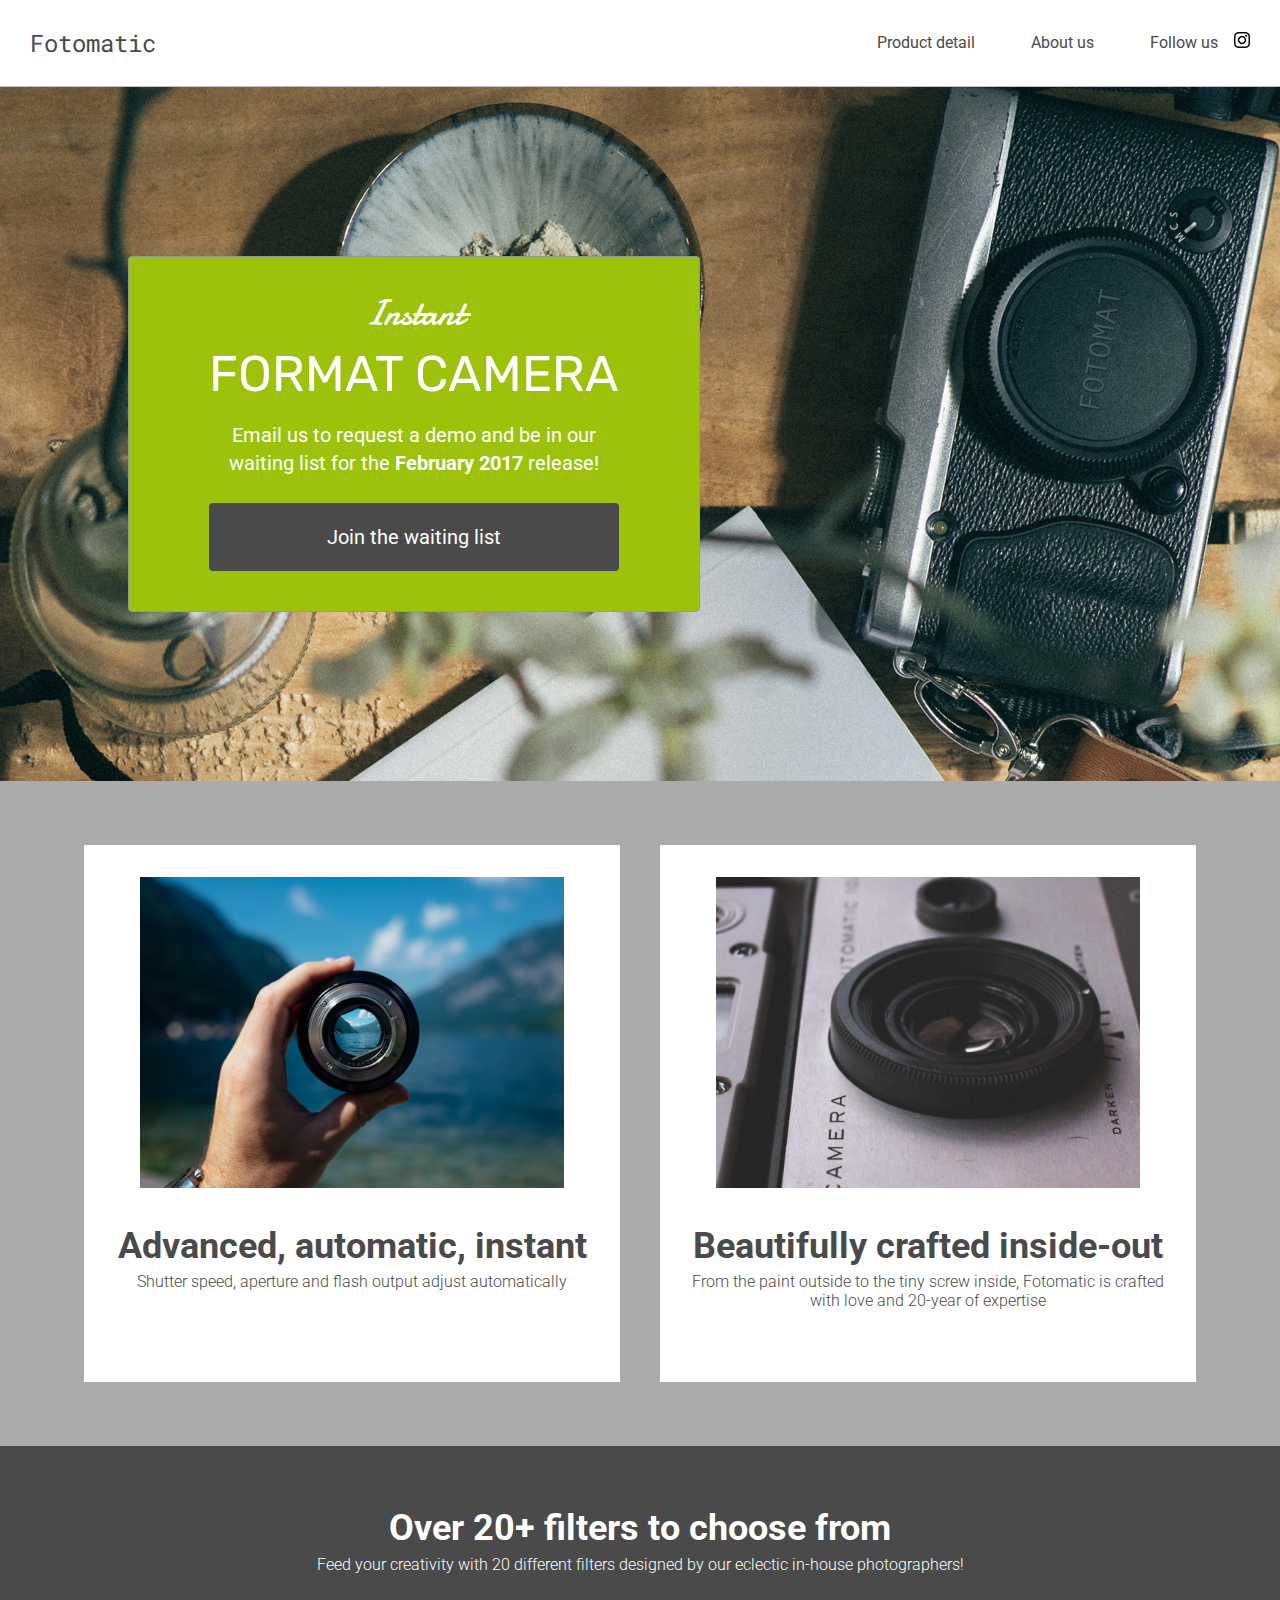
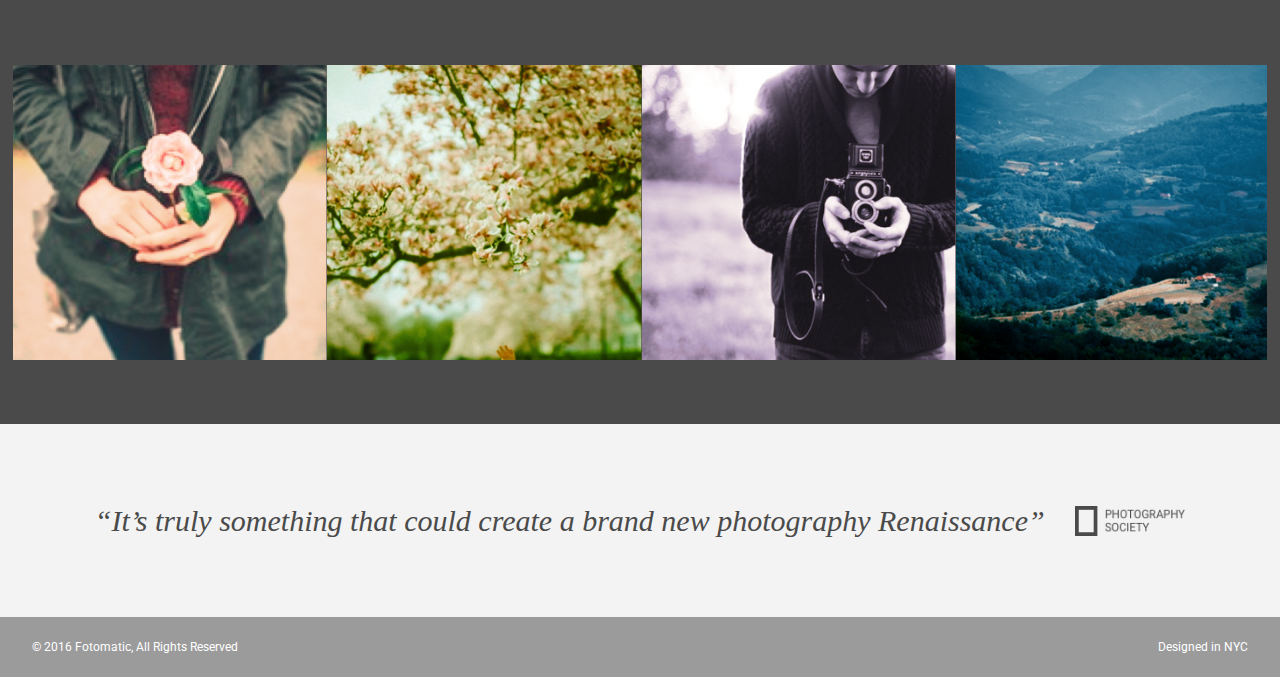
<file: index.html>
<!DOCTYPE html>
<html>

<head>
  <meta name="viewport" content="width=device-width, initial-scale=1, minimum-scale=1">
  <link href="https://fonts.googleapis.com/css?family=Damion" rel="stylesheet">
  <link href="https://fonts.googleapis.com/css?family=Rubik" rel="stylesheet">
  <link rel="preconnect" href="https://fonts.googleapis.com">
  <link rel="preconnect" href="https://fonts.gstatic.com" crossorigin>
  <link
    href="https://fonts.googleapis.com/css2?family=Roboto+Mono:ital,wght@0,100..700;1,100..700&family=Roboto:ital,wght@0,100..900;1,100..900&display=swap"
    rel="stylesheet">
  <link rel="stylesheet" href="./resources/css/reset.css">
  <link rel="stylesheet" href="./resources/css/style.css">
  <meta charset="UTF-8">
</head>

<body>
  <!-- Header -->
  <header>
    <div class="content">
      <a href="index.html" class="desktop logo">Fotomatic</a>
      <nav class="desktop">
        <ul>
          <li><a href="#">Product detail</a></li>
          <li><a href="#">About us</a></li>
          <li><a href="https://www.instagram.com/">Follow us <img class="icon"
                src="./resources/images/instagram.png"></a></li>
          <li><a href="#" class="button">Join us</a></li>
        </ul>
      </nav>
      <nav class="mobile">
        <ul>
          <li><a href="#"><img src="./resources/images/ic-logo.svg"></a></li>
          <li><a href="#"><img src="./resources/images/ic-product-detail.svg"></a></li>
          <li><a href="#"><img src="./resources/images/ic-about-us.svg"></a></li>
          <li><a href="#" class="button">Join us</a></li>
        </ul>
      </nav>
    </div>
  </header>

  <!-- Main Content -->
  <div class="main-content">

    <!-- Sign Up Section -->
    <div id="sign-up-section" class="banner">
      <div id="sign-up-cta">
        <div class="content center">
          <div class="header">
            <h2 class="cursive">Instant</h2>
            <h1 class="striking">FORMAT CAMERA</h1>
          </div>
          <div class="email">
            <span>
              Email us to request a demo and be in our waiting list for the <strong>February 2017</strong> release!
            </span>
            <div class="button">Join the waiting list</div>
          </div>
        </div>
      </div>
    </div>

    <!-- Features Section -->
    <div id="features-section">
      <div id="bg-img1" class="feature">
        <div class="center">
          <div class="image-container">
            <img src="./resources/images/feature-1.png" />
          </div>
          <div class="content">
            <h2>Advanced, automatic, instant</h2>
            <h3>Shutter speed, aperture and flash output adjust automatically</h3>
          </div>
        </div>
      </div>
      <div class="feature">
        <div class="center">
          <div class="image-container">
            <img src="./resources/images/feature-2.png" />
          </div>
          <div class="content">
            <h2>Beautifully crafted inside-out</h2>
            <h3>From the paint outside to the tiny screw inside, Fotomatic is crafted with love and 20-year of expertise
            </h3>
          </div>
        </div>
      </div>
    </div>

    <!-- Filters Section -->
    <div id="filters-section">
      <div class="content center">
        <h2>Over 20+ filters to choose from</h2>
        <h3>Feed your creativity with 20 different filters designed by our eclectic in-house photographers!</h3>
      </div>
      <div class="images-container">
        <div class="image-container">
          <img src="./resources/images/filter-1.png" />
        </div>
        <div class="image-container">
          <img src="./resources/images/filter-2.png" />
        </div>
        <div class="image-container">
          <img src="./resources/images/filter-3.png" />
        </div>
        <div class="image-container extra">
          <img src="./resources/images/filter-4.png" />
        </div>
      </div>
    </div>

    <!-- Quotes Section-->
    <div id="quotes-section">
      <div class="content center">
        <span class="quote">“It’s truly something that could create a brand new photography Renaissance”</span>
        <img class="quote-citation" src="./resources/images/photography-logo.png" />
      </div>
    </div>

    <!-- Footer -->
    <footer>
      <div class="content">
        <span class="copyright">© 2016 Fotomatic, All Rights Reserved</span>
        <span class="location">Designed in NYC</span>
      </div>
    </footer>

  </div>
</body>

</html>
</file>
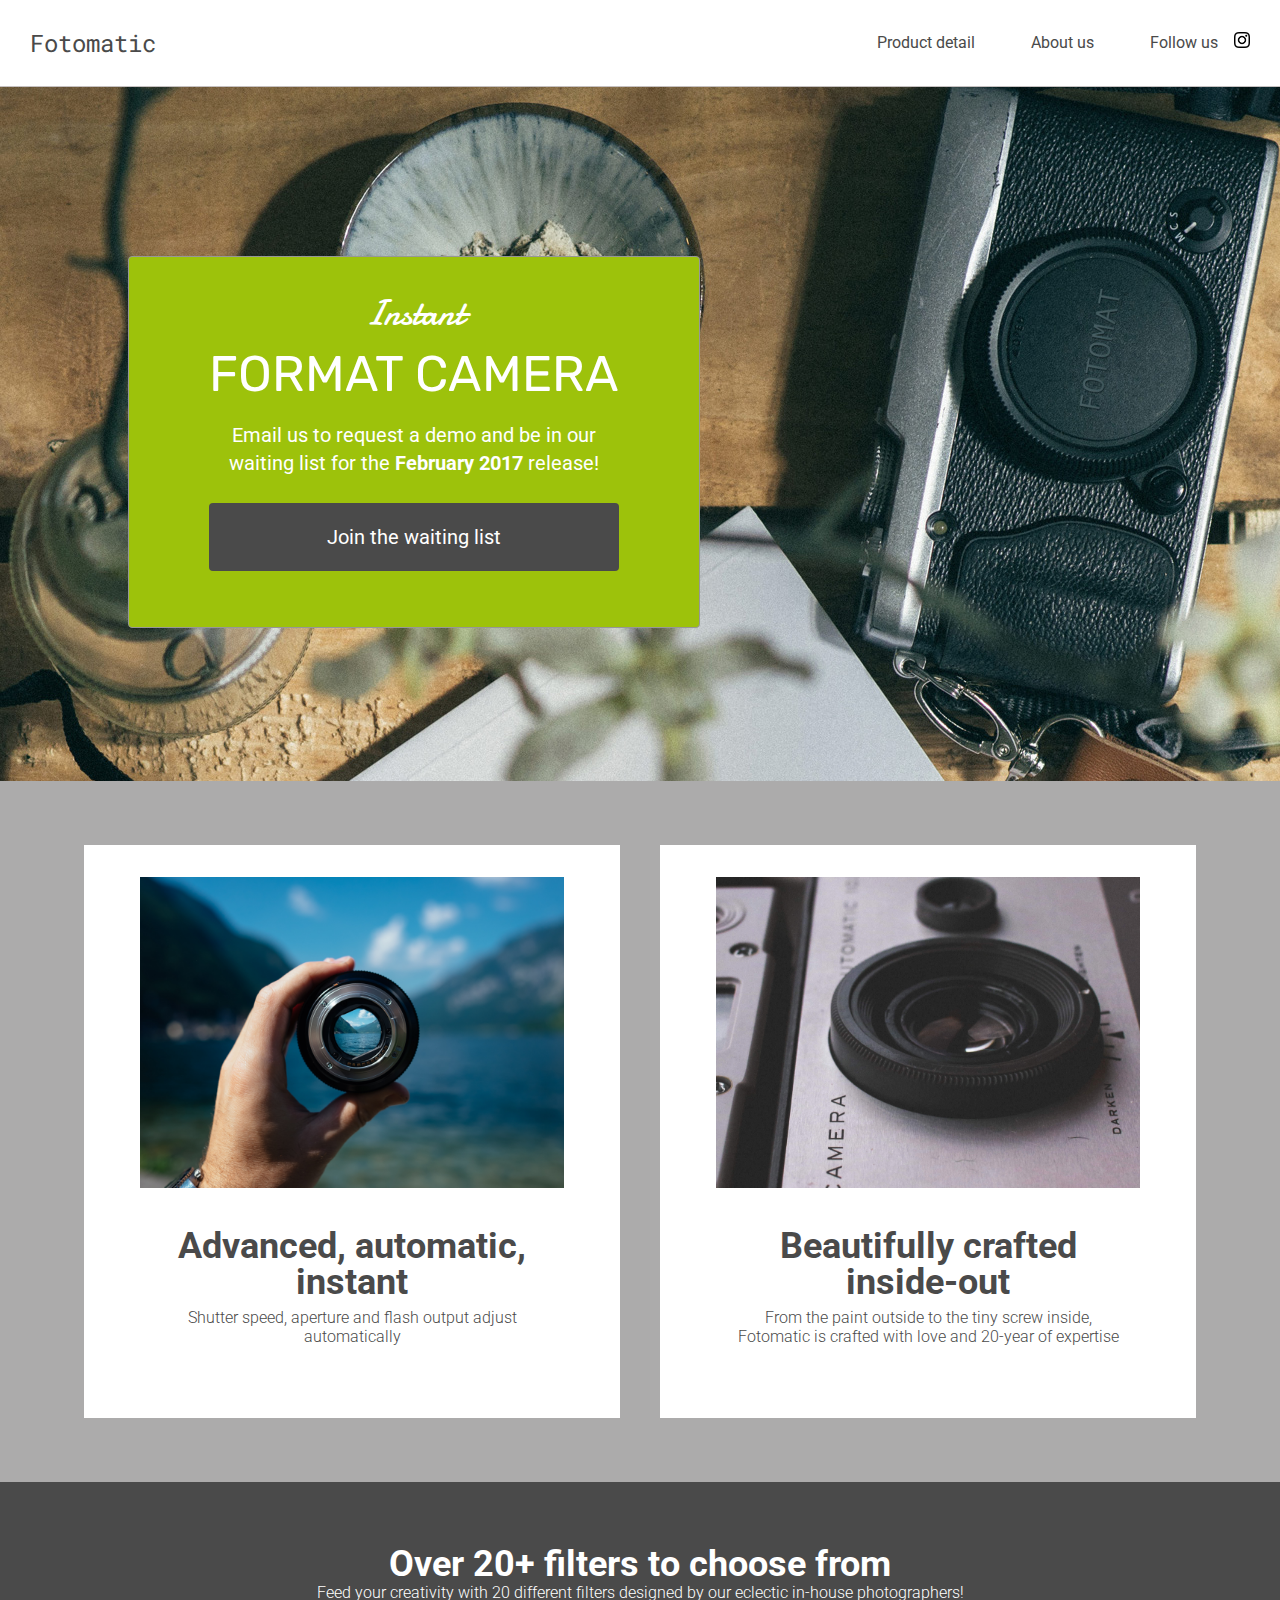
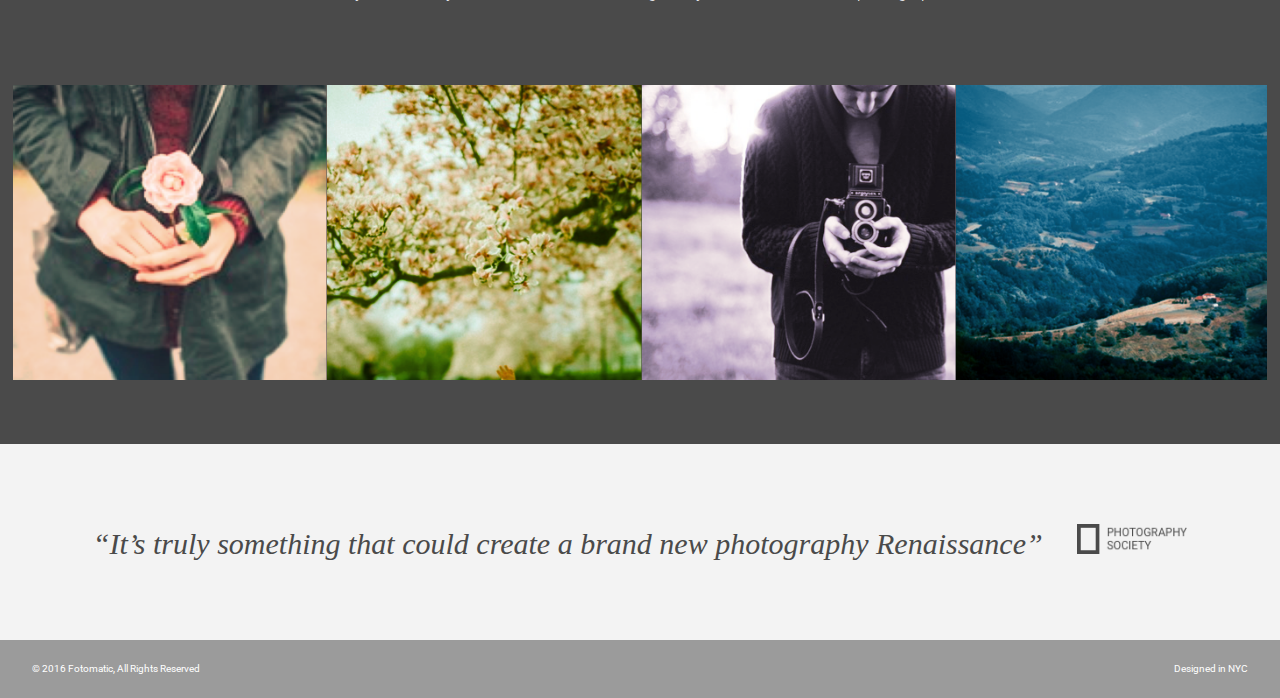
<file: fotomatic_broken/index.html>
<!DOCTYPE html>
<html>

<head>
  <meta name="viewport" content="width=device-width, initial-scale=1, minimum-scale=1">
  <link href="https://fonts.googleapis.com/css?family=Damion" rel="stylesheet">
  <link href="https://fonts.googleapis.com/css?family=Rubik" rel="stylesheet">
  <link rel="preconnect" href="https://fonts.googleapis.com">
  <link rel="preconnect" href="https://fonts.gstatic.com" crossorigin>
  <link
    href="https://fonts.googleapis.com/css2?family=Roboto+Mono:ital,wght@0,100..700;1,100..700&family=Roboto:ital,wght@0,100..900;1,100..900&display=swap"
    rel="stylesheet">
  <link rel="stylesheet" href="./resources/css/reset.css">
  <link rel="stylesheet" href="./resources/css/style.css">
  <meta charset="UTF-8">
</head>

<body>
  <!-- Header -->
  <header>
    <div class="content">
      <a href="index.html" class="desktop logo">Fotomatic</a>
      <nav class="desktop">
        <ul>
          <li><a href="#">Product detail</a></li>
          <li><a href="#">About us</a></li>
          <li><a href="https://www.instagram.com/">Follow us <img class="icon"
                src="./resources/images/instagram.png"></a></li>
        </ul>
      </nav>
      <nav class="mobile">
        <ul>
          <li><a href="#"><img src="./resources/images/ic-logo.svg"></a></li>
          <li><a href="#"><img src="./resources/images/ic-product-detail.svg"></a></li>
          <li><a href="#"><img src="./resources/images/ic-about-us.svg"></a></li>
          <li><a href="#" class="button">Join us</a></li>
        </ul>
      </nav>
    </div>
  </header>

  <!-- Main Content -->
  <div class="main-content">

    <!-- Sign Up Section -->
    <div id="sign-up-section" class="banner">
      <div id="sign-up-cta">
        <div class="content center">
          <div class="header">
            <h2 class="cursive">Instant</h2>
            <h1 class="striking">FORMAT CAMERA</h1>
          </div>
          <div class="email">
            <span>
              Email us to request a demo and be in our waiting list for the <strong>February 2017</strong> release!
            </span>
            <div class="button">Join the waiting list</div>
          </div>
        </div>
      </div>
    </div>

    <!-- Features Section -->
    <div id="features-section">
      <div class="feature">
        <div class="center">
          <div class="image-container">
            <img src="./resources/images/feature-1.png" />
          </div>
          <div class="content">
            <h2>Advanced, automatic, instant</h2>
            <h3>Shutter speed, aperture and flash output adjust automatically</h3>
          </div>
        </div>
      </div>
      <div class="feature">
        <div class="center">
          <div class="image-container">
            <img src="./resources/images/feature-2.png" />
          </div>
          <div class="content">
            <h2>Beautifully crafted inside-out</h2>
            <h3>From the paint outside to the tiny screw inside, Fotomatic is crafted with love and 20-year of expertise
            </h3>
          </div>
        </div>
      </div>
    </div>

    <!-- Filters Section -->
    <div id="filters-section">
      <div class="content center">
        <h2>Over 20+ filters to choose from</h2>
        <h3>Feed your creativity with 20 different filters designed by our eclectic in-house photographers!</h3>
      </div>
      <div class="images-container">
        <div class="image-container">
          <img src="./resources/images/filter-1.png" />
        </div>
        <div class="image-container">
          <img src="./resources/images/filter-2.png" />
        </div>
        <div class="image-container">
          <img src="./resources/images/filter-3.png" />
        </div>
        <div class="image-container extra">
          <img src="./resources/images/filter-4.png" />
        </div>
      </div>
    </div>

    <!-- Quotes Section-->
    <div id="quotes-section">
      <div class="content center">
        <span class="quote">“It’s truly something that could create a brand new photography Renaissance”</span>
        <img class="quote-citation" src="./resources/images/photography-logo.png" />
      </div>
    </div>

    <!-- Footer -->
    <footer>
      <div class="content">
        <span class="copyright">© 2016 Fotomatic, All Rights Reserved</span>
        <span class="location">Designed in NYC</span>
      </div>
    </footer>

  </div>
</body>

</html>
</file>
<file: resources/css/style.css>
/* Universal Styles */

html {
  font-family: "Roboto", sans-serif;
  font-size: 16px;
}

.main-content {
  position: relative;
  top: 5.3125rem;
  /* To offset for fixed header. */
}

.center {
  text-align: center;
}

.button {
  border-radius: 4px;
  background-color: #4a4a4a;
  color: white;
}

.image-container {
  overflow: hidden;
}

.image-container img {
  display: block;
  max-width: 100%;
}

@media only screen and (max-width: 895px) {
  .main-content {
    top: 2.5625rem;
  }
}

/* Header */

header {
  position: fixed;
  width: 100%;
  border-bottom: solid 1px #c6c1c1;
  background-color: white;
  z-index: 1;
}

header .content {
  display: flex;
  align-items: center;
  padding: 1.875rem;
}

header .logo {
  flex: 1;
  color: #4a4a4a;
  font-size: 1.5rem;
  font-family: "Roboto Mono", monospace;
}

header nav ul {
  display: flex;
}

nav li {
  padding-left: 3.5rem;
}

nav a {
  vertical-align: bottom;
  line-height: 1.6;
  font-size: 1rem;
  color: #4a4a4a;
}

nav .button {
  padding: .1875rem .5rem;
  background-color: #9dc20b;
  line-height: 1.6;
  color: white;
}

nav li:last-child {
  display: none;
}

header .icon {
  width: 1rem;
  padding-left: .75rem;
}

header .mobile {
  display: none;
}

@media only screen and (max-width: 895px) {
  header .content {
    padding: 1rem 0.75rem;
  }

  nav li {
    padding-left: 2rem;
  }

  nav li:last-child {
    display: block;
  }
}

@media only screen and (max-width: 640px) {
  header .desktop {
    display: none;
  }

  header .mobile {
    display: block;
    width: 100%;
  }

  header .content {
    padding: .5rem 0;
  }

  header .mobile ul {
    display: flex;
    justify-content: space-around;
    align-items: center;
    width: 100%;
  }

  header .mobile li {
    padding: 0;
  }

}

/* Sign Up Section */

#sign-up-section {
  display: flex;
  justify-content: flex-start;
  align-items: flex-start;
  height: 43.5rem;
  background-image: url(../images/banner-landingpage.jpg);
  background-repeat: no-repeat;
  background-position: center;
  background-size: cover;
  overflow: hidden;
}

#sign-up-cta {
  position: relative;
  top: 171px;
  left: 10%;
  padding: 0 5rem 2.5rem 5rem;
  border: solid 1px #979797;
  border-radius: 4px;
  background-color: #9dc20b;
}

#sign-up-cta .content {
  width: 25.625rem;
  margin-top: 2rem;
  font-family: "Roboto", sans-serif;
  font-size: 1.25rem;
  line-height: 1.4;
  color: white;
}

#sign-up-cta h1 {
  font-size: 3.125rem;
}

#sign-up-cta h2 {
  font-size: 2.25rem;
}

#sign-up-cta span strong {
  font-weight: bold;
}

#sign-up-cta .cursive {
  font-family: "Damion", cursive;
}

#sign-up-cta .striking {
  font-family: "Rubik", sans-serif;
  padding-bottom: .75rem;
}

#sign-up-cta .button {
  margin-top: 1.625rem;
  padding: 1.25rem 7.25rem;
}

@media only screen and (max-width: 895px) {
  #sign-up-section {
    align-items: center;
    justify-content: center;
    height: 28rem;
    background-size: 100% 100%;
  }

  #sign-up-cta {
    position: static;
    width: auto;
    height: auto;
    background-color: transparent;
    border: none;
  }

  #sign-up-cta .content {
    margin-top: 0;
  }

  #sign-up-cta .email {
    display: none;
  }

  #sign-up-cta h1 {
    font-size: 3.125rem;
  }

  #sign-up-cta h2 {
    font-size: 2.25rem;
  }
}

@media only screen and (max-width: 600px) {
  #sign-up-section {
    height: 20rem;
    background-position: right;
    background-size: cover;
  }

  #sign-up-cta h1 {
    font-size: 2.25rem;
  }

  #sign-up-cta h2 {
    font-size: 2rem;
  }
}

/* Features Section */

#features-section {
  display: flex;
  justify-content: space-between;
  padding: 4rem 5%;
  background-color: #a6a5a5ef;
}

.feature {
  flex: 1;
  padding: 2rem;
  margin: 0 1.25rem;
  background-color: white;
}

.feature .image-container {
  width: 90%;
  height: 65%;
  margin: 0 auto;
}

.feature .content {
  padding: 2.5rem 0;
}

.feature h2 {
  padding-bottom: .5rem;
  font-size: 2.25rem;
  font-weight: bold;
  color: #4a4a4a;
}

.feature h3 {
  font-size: 1rem;
  line-height: 1.2;
  font-weight: 300;
  color: #4a4a4a;
}

@media only screen and (max-width: 895px) {

  #features-section {
    padding: 1rem;
  }

  .feature {
    margin: 0 .5rem;
    padding: 1rem;
  }

  .feature h2 {
    font-size: 2rem;
    line-height: 1.3;
  }

  .feature h3 {
    font-size: .875rem;
    line-height: 1.4;
  }
}

@media only screen and (max-width: 600px) {
  #features-section {
    flex-flow: column;
    padding: 0;
  }

  .feature {
    margin: 0;
    padding: 1.25rem 1rem 0 1rem;
  }

  .feature .content {
    padding: 1.25rem 0 1.875rem 0;
  }

  #bg-img1 {
    background-color: #dadadaef;
  }
}

/* Filters Section */

#filters-section {
  padding: 4rem 0;
  background-color: #4a4a4a;
}

#filters-section .content {
  padding: 0 .625rem;
  margin-bottom: 5rem;
}

#filters-section .content h2 {
  font-size: 2.25rem;
  font-weight: bold;
  color: white;
}

#filters-section .content h3 {
  font-size: 1rem;
  line-height: 1.4;
  font-weight: 300;
  color: white;
  padding: 0.5rem;
}

#filters-section .images-container {
  display: flex;
  max-width: 100%;
  padding: 0 1%;
}

@media only screen and (max-width: 600px) {
  #filters-section {
    padding: 1.5rem 0 0 0;
  }

  #filters-section .content {
    margin-bottom: 1rem;
  }

  #filters-section .content h2 {
    padding-bottom: .625rem;
    font-size: 1.125rem;
    line-height: 1.3;
    font-weight: normal;
  }

  #filters-section .content h3 {
    font-size: .875rem;
    line-height: 1.4;
  }

  #filters-section .images-container {
    padding: 0;
  }

  #filters-section .extra {
    display: none;
  }
}

/* Quotes Section */

#quotes-section {
  background-color: #f3f3f3;
}

#quotes-section .content {
  display: flex;
  align-items: center;
  justify-content: center;
  padding: 5rem 1.5rem;
}

#quotes-section .quote {
  padding-right: 1.875rem;
  font-family: "Palatino", serif;
  font-size: 1.875rem;
  line-height: 1.1;
  font-style: italic;
  color: #4a4a4a;
}

#quotes-section .quote-citation {
  height: 1.875rem;
}

@media only screen and (max-width: 895px) {
  #quotes-section .content {
    padding: 3rem 1.5rem;
    text-align: left;
  }
}


@media only screen and (max-width: 600px) {
  #quotes-section .content {
    flex-flow: column;
    padding: 1.875rem .625rem;
    text-align: center;
  }

  #quotes-section .quote {
    font-size: 1.5rem;
    line-height: 1.4;
    padding-right: 0;
  }

  #quotes-section .quote-citation {
    display: block;
    padding-top: 1rem;
    margin: auto;
  }
}

/* Footer */

footer {
  background-color: #9b9b9b;
  padding: 1.5rem 2rem;
}

footer .content {
  color: white;
  display: flex;
  font-size: .75rem;
}

footer .copyright {
  flex-grow: 1;
}

@media only screen and (max-width: 600px) {
  footer .content {
    font-size: .625rem;
  }

  footer {
    padding: 1rem 1rem;
  }
}
</file>
<file: fotomatic_broken/resources/css/style.css>
/* Universal Styles */

html {
  font-family: "Roboto", sans-serif;
  font-size: 16px;
}

.main-content {
  position: relative;
  top: 5.3125rem;
  /* To offset for fixed header. */
}

.center {
  text-align: center;
}

.button {
  border-radius: 4px;
  background-color: #4a4a4a;
  color: white;
}

.image-container {
  overflow: hidden;
}

.image-container img {
  display: block;
  max-width: 100%;
}

@media only screen and (max-width: 760px) {
  .main-content {
    top: 2.5625rem;
  }
}

/* Header */

header {
  position: fixed;
  width: 100%;
  border-bottom: solid 1px #c6c1c1;
  background-color: white;
  z-index: 1;
}

header .content {
  display: flex;
  align-items: center;
  padding: 1.875rem;
}

header .logo {
  flex: 1;
  color: #4a4a4a;
  font-size: 1.5rem;
  font-family: "Roboto Mono", monospace;
}

header nav ul {
  display: flex;
}

nav li {
  padding-left: 3.5rem;
}

nav a {
  vertical-align: bottom;
  line-height: 1.6;
  font-size: 1rem;
  color: #4a4a4a;
}

header .icon {
  width: 1rem;
  padding-left: .75rem;
}

header .mobile {
  display: none;
}

@media only screen and (max-width: 760px) {
  header .desktop {
    display: none;
  }

  header .mobile {
    display: block;
    width: 100%;
  }

  header .content {
    padding: .5rem 0;
  }

  header .mobile ul {
    display: flex;
    justify-content: space-around;
    align-items: center;
    width: 100%;
  }

  header .mobile li {
    padding: 0;
  }

  header .mobile .button {
    padding: .1875rem .5rem;
    background-color: #9dc20b;
    line-height: 1.6;
    color: white;
  }
}

/* Sign Up Section */

#sign-up-section {
  display: flex;
  justify-content: flex-start;
  align-items: flex-start;
  height: 43.5rem;
  background-image: url(../images/banner-landingpage.jpg);
  background-repeat: no-repeat;
  background-position: bottom;
  background-size: cover;
}

#sign-up-cta {
  position: relative;
  top: 171px;
  left: 10%;
  padding: 0 5rem 2.5rem 5rem;
  border: solid 1px #979797;
  border-radius: 4px;
  background-color: #9dc20b;
}

#sign-up-cta .content {
  width: 25.625rem;
  margin-top: 2rem;
  font-family: "Roboto", sans-serif;
  font-size: 1.25rem;
  line-height: 1.4;
  color: white;
}

#sign-up-cta h1 {
  font-size: 3.125rem;
}

#sign-up-cta h2 {
  font-size: 2.25rem;
}

#sign-up-cta span strong {
  font-weight: bold;
}

#sign-up-cta .cursive {
  font-family: "Damion", cursive;
}

#sign-up-cta .striking {
  font-family: "Rubik", sans-serif;
  padding-bottom: .75rem;
}

#sign-up-cta .button {
  margin-top: 1.625rem;
  margin-bottom: 1rem;
  padding: 1.25rem 7.25rem;
}

@media only screen and (max-width: 760px) {
  #sign-up-section {
    align-items: center;
    justify-content: center;
    height: 28rem;
  }

  #sign-up-cta {
    position: static;
    width: auto;
    height: auto;
    background-color: transparent;
    border: none;
  }

  #sign-up-cta .content {
    margin-top: 0;
  }

  #sign-up-cta .email {
    display: none;
  }

  #sign-up-cta h1 {
    font-size: 3.125rem;
  }

  #sign-up-cta h2 {
    font-size: 2.25rem;
  }
}

@media only screen and (max-width: 450px) {
  #sign-up-section {
    height: 20rem;
  }

  #sign-up-cta h1 {
    font-size: 2.25rem;
  }

  #sign-up-cta h2 {
    font-size: 2rem;
  }
}

/* Features Section */

#features-section {
  display: flex;
  justify-content: space-between;
  padding: 4rem 5%;
  background-color: #a6a5a5ef;
}

.feature {
  flex: 1;
  padding: 2rem;
  margin: 0 1.25rem;
  background-color: white;
}

.feature .image-container {
  width: 90%;
  height: 65%;
  margin: 0 auto;
}

.feature .content {
  padding: 2.5rem;
}

.feature h2 {
  padding-bottom: .5rem;
  font-size: 2.25rem;
  font-weight: bold;
  color: #4a4a4a;
}

.feature h3 {
  font-size: 1rem;
  line-height: 1.2;
  font-weight: 300;
  color: #4a4a4a;
}

@media only screen and (max-width: 890px) {
  .feature h2 {
    font-size: 1.125rem;
    line-height: 1.3;
    font-weight: normal;
  }

  .feature h3 {
    font-size: .875rem;
    line-height: 1.4;
  }
}

@media only screen and (max-width: 760px) {
  #features-section {
    flex-flow: column;
    padding: 0;
  }

  .feature {
    margin: 0;
    padding: 1.25rem 1rem 0 1rem;
  }

  .feature .content {
    padding: 1.25rem 0 1.875rem 0;
  }
}

/* Filters Section */

#filters-section {
  padding: 4rem 0;
  background-color: #4a4a4a;
}

#filters-section .content {
  padding: 0 .625rem;
  margin-bottom: 5rem;
}

#filters-section .content h2 {
  font-size: 2.25rem;
  font-weight: bold;
  color: white;
}

#filters-section .content h3 {
  font-size: 1rem;
  line-height: 1.4;
  font-weight: 300;
  color: white;
}

#filters-section .images-container {
  display: flex;
  max-width: 100%;
  padding: 0 1%;
}

@media only screen and (max-width: 760px) {
  #filters-section {
    padding: 1.5rem 0 0 0;
  }

  #filters-section .content {
    margin-bottom: 1rem;
  }

  #filters-section .content h2 {
    padding-bottom: .625rem;
    font-size: 1.125rem;
    line-height: 1.3;
    font-weight: normal;
  }

  #filters-section .content h3 {
    font-size: .875rem;
    line-height: 1.4;
  }

  #filters-section .images-container {
    padding: 0;
  }

  #filters-section .extra {
    display: none;
  }
}

/* Quotes Section */

#quotes-section {
  background-color: #f3f3f3;
}

#quotes-section .content {
  padding: 5rem 0;
}

#quotes-section .quote {
  padding-right: 1.875rem;
  font-family: "Palatino", serif;
  font-size: 1.875rem;
  line-height: 1.1;
  font-style: italic;
  color: #4a4a4a;
}

#quotes-section .quote-citation {
  height: 1.875rem;
}

@media only screen and (max-width: 760px) {
  #quotes-section .content {
    padding: 1.875rem .625rem;
  }

  #quotes-section .quote {
    font-size: 1.5rem;
    line-height: 1.4;
  }

  #quotes-section .quote-citation {
    display: block;
    padding-top: 1rem;
    margin: auto;
  }
}

/* Footer */

footer {
  background-color: #9b9b9b;
  padding: 1.5rem 2rem;
}

footer .content {
  color: white;
  display: flex;
  font-size: .75rem;
}

footer .copyright {
  flex-grow: 1;
}

@media only screen and (min-width: 760px) {
  footer .content {
    font-size: .625rem;
  }
}
</file>
